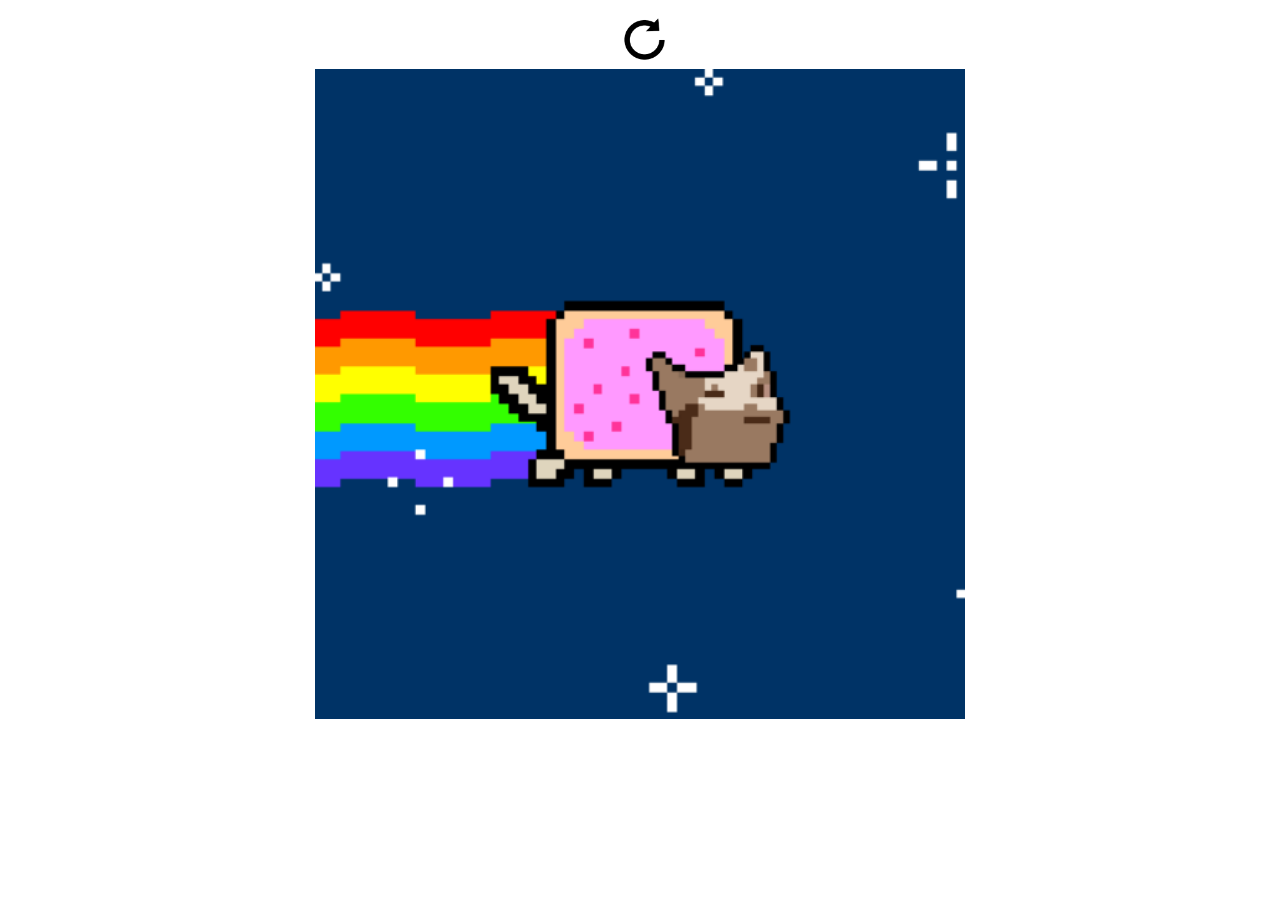
<file: popgame/index.html>
<!DOCTYPE html>
<html lang="en">
  <head>
    <meta charset="UTF-8" />
    <meta name="viewport" content="width=device-width, initial-scale=1.0" />
    <link rel="stylesheet" href="./style.css" />
    <link
      rel="icon"
      type="images/png"
      href="https://blog.kakaocdn.net/dn/c4uU2q/btrFGAu2cps/kb5I6v8NAYP6plYAW8oJkk/img.png"
    />
    <title>POP CAT</title>
  </head>
  <body>
    <div id="popcat">
      <div id="center">
        <h1 class="score">0</h1>
        <img class="reset" src="./image-removebg-preview.png" />
      </div>
      <img class="cat1" src="./cat1.png" />
    </div>

    <script src="./index.js"></script>
  </body>
</html>
</file>
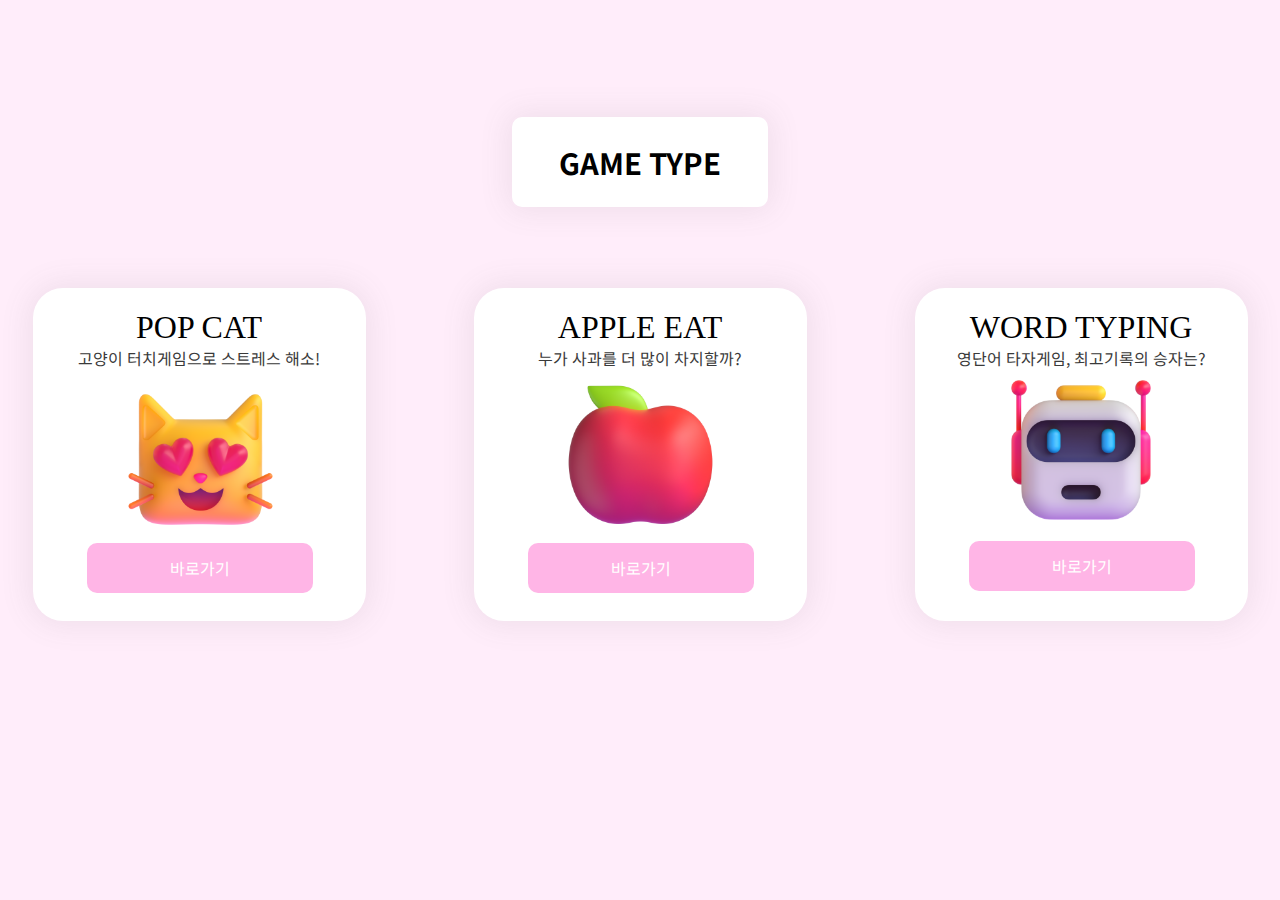
<file: gogame/go.html>
<!DOCTYPE html>
<html lang="en">
<head>
    <meta charset="UTF-8">
    <meta http-equiv="X-UA-Compatible" content="IE=edge">
    <meta name="viewport" content="width=device-width, initial-scale=1.0">
    <link rel="stylesheet" href="go.css">
    <link rel="icon" type="images/png" href="https://raw.githubusercontent.com/microsoft/fluentui-emoji/main/assets/Growing%20heart/3D/growing_heart_3d.png">
    <title>게임 바로가기</title>
</head>
<body>
    <div class="all">

        <div class="minibox">
            <h3 class="gogame">GAME TYPE</h3>
        </div>
        <div class="box">
            <div class="popcat">
                <h2 class="popcat1">POP CAT</h2>
                <p class="poptext">고양이 터치게임으로 스트레스 해소!</p>
                <img class="popcatIcon" src="./smiling_cat_with_heart-eyes_3d.png">
                <button class="popPlus"><a href="http://127.0.0.1:5501/popgame/index.html">바로가기</a></button>
            </div>
            <div class="apple">
                <h2 class="apple1">APPLE EAT</h2>
                <p class="appletext">누가 사과를 더 많이 차지할까?</p>
                <img class="appleIcon" src="./red_apple_3d.png">
                <button class="applePlus"><a href="">바로가기</a></button>
            </div>
            <div class="word">
                <h2 class="word1">WORD TYPING</h2>
                <p class="wordtext">영단어 타자게임, 최고기록의 승자는?</p>
                <img class="wordIcon" src="./robot_3d.png"">
                <button class="wordPlus"><a href="http://127.0.0.1:5501/wordsgame/wordsgame.html">바로가기</a></button>
            </div>
        </div>

    </div>
    
</body>
</html>
</file>
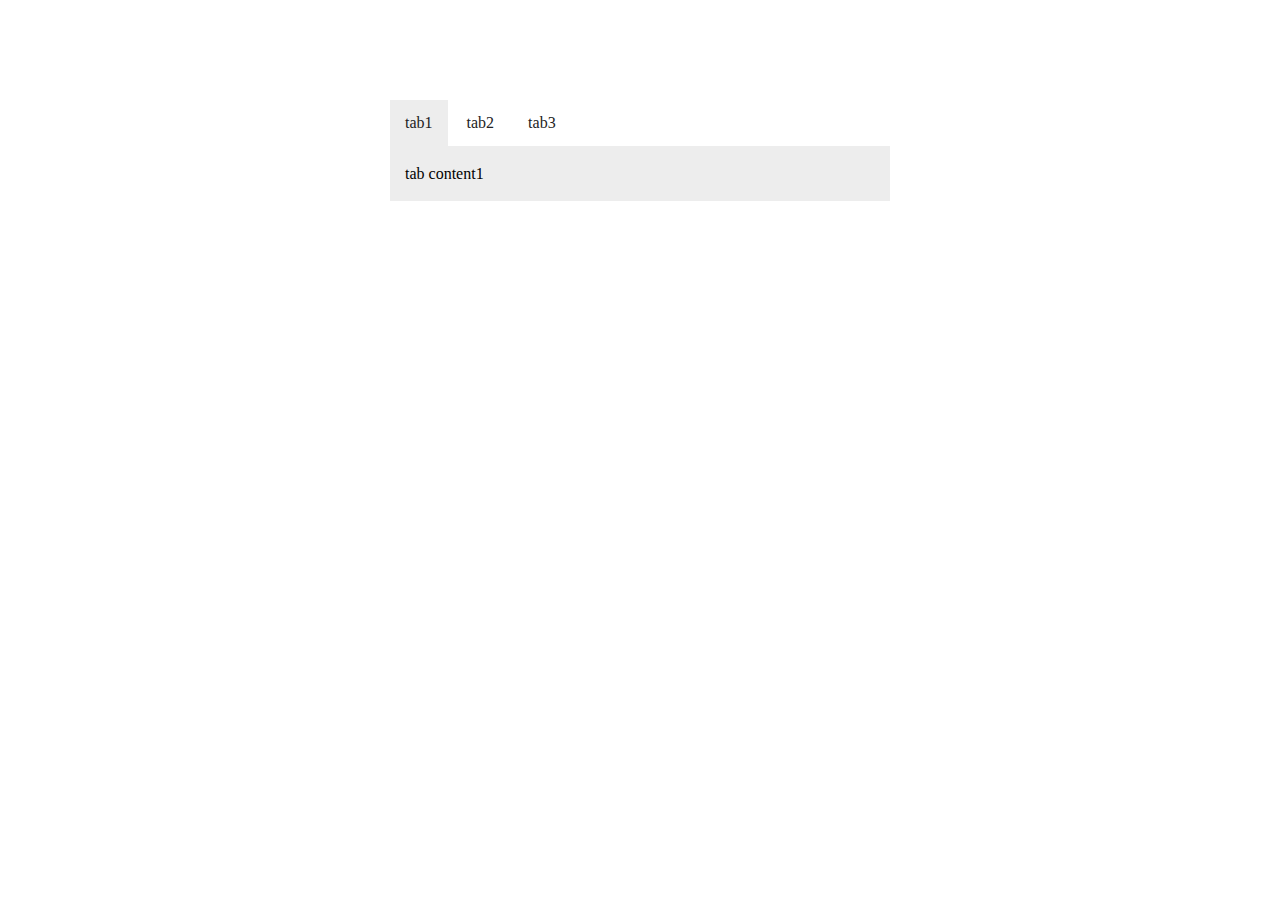
<file: mini/index2.html>
<!DOCTYPE html>
<html lang="en">

<head>
    <meta charset="UTF-8">
    <meta name="viewport" content="width=device-width, initial-scale=1.0">
    <title>Document</title>
    <style>
        body {
            margin-top: 100px;
            font-family: 'Trebuchet MS', serif;
            line-height: 1.6
        }

        .container {
            width: 500px;
            margin: 0 auto;
        }

        ul.tabs {
            margin: 0px;
            padding: 0px;
            list-style: none;
        }

        ul.tabs li {
            background: none;
            color: #222;
            display: inline-block;
            padding: 10px 15px;
            cursor: pointer;
        }

        ul.tabs li.current {
            background: #ededed;
            color: #222;
        }

        .tab-content {
            display: none;
            background: #ededed;
            padding: 15px;
        }

        .tab-content.current {
            display: inherit;
        }
    </style>
    <script src="https://code.jquery.com/jquery-3.6.0.min.js"></script>
</head>

<body>
    <div class="container">

        <ul class="tabs">
            <li class="tab-link current" data-tab="tab-1">tab1</li>
            <li class="tab-link" data-tab="tab-2">tab2</li>
            <li class="tab-link" data-tab="tab-3">tab3</li>
        </ul>

        <div id="tab-1" class="tab-content current">tab content1</div>
        <div id="tab-2" class="tab-content">tab content2</div>
        <div id="tab-3" class="tab-content">tab content3</div>

    </div>
    <script>
        $(document).ready(function () {

            $('ul.tabs li').click(function () {
                var tab_id = $(this).attr('data-tab');

                $('ul.tabs li').removeClass('current');
                $('.tab-content').removeClass('current');

                $(this).addClass('current');
                $("#" + tab_id).addClass('current');
            })

        })

    </script>
</body>

</html>
</file>
<file: popgame/style.css>
* {
    margin: 0;
    padding: 0;
}

#popcat {
    display: flex;
    flex-direction: column;
    align-items: center;
    justify-content: center;
}

#center {
    text-align: center;
    justify-content: center;
    display: flex;
    flex-direction: row;
    margin-bottom: 2px;
}

.score {
    display: flex;
    text-align: center;
    justify-content: center;
    font-size:55px;
}

.reset {
    width: 58PX;
    height: 58px;
    margin-left: 7px;
    margin-top: 9PX;
}

.cat1 {
    width: 650px;
    height: 650px;
}
</file>
<file: gogame/go.css>
@import url('https://fonts.googleapis.com/css2?family=Noto+Sans+KR:wght@300&display=swap');

* {
    margin: 0;
    padding: 0;
    font-family: 'Noto Sans KR', sans-serif;
}

body {
    background-color: #FFEDFA;
    width: 100%;

}

.all {
    display: flex;
    flex-direction: column;
    justify-content: center;
    align-items: center ;
}

.minibox {
    width: 20vw;
    height: 10vh;
    display: flex;
    justify-content: center;
    flex-direction: column;
    align-items: center;
    margin-top: 13vh;
    border-radius: 10px;
    background: #FFF;
    box-shadow: 0px 0px 30px 4px rgba(100, 100, 100, 0.10);
    color: #000;
    font-size: 25px;
}


.box > div {
    margin: 0 6vh;
}

.box {
    margin-top: 9vh;
    display: flex;
    justify-content: center;
    align-items: center;
}

a {
    text-decoration: none;
    color: inherit;
}   

.popcat {
    width: 20.8125rem;
    height: 20.8125rem;
    flex-shrink: 0;
border-radius: 30px;
background: #FFF;
box-shadow: 0px 0px 30px 4px rgba(100, 100, 100, 0.10);
}

.popcat1 {
    color: #000;
font-family: Inter;
font-size: 2rem;
font-style: normal;
font-weight: 400;
line-height: normal;
margin-top: 1.3rem;
display: flex;
text-align: center;
justify-content: center;
}

.poptext {
    color: #3A3A3A;
font-size: 1rem;
font-style: normal;
font-weight: 400;
line-height: normal;
display: flex;
text-align: center;
justify-content: center;
}

.popcatIcon {
width: 10.3rem;
height: 10.3rem;
display: flex;
align-items: center;
justify-content: center;
margin-left: 5.35rem;
margin-top: 0;
}

.popPlus {
    display: flex;
width: 14.125rem;
padding: 0.8125rem 4.75rem;
justify-content: center;
align-items: center;
border-radius: 0.625rem;
background: var(--unnamed, #FFB5E6);
margin-left: 3.4rem;
color: #FFF;
font-size: 1rem;
border-style: none;
margin-top: 0.5rem;

}

.apple {
    width: 20.8125rem;
    height: 20.8125rem;
    flex-shrink: 0;
border-radius: 30px;
background: #FFF;
box-shadow: 0px 0px 30px 4px rgba(100, 100, 100, 0.10);
}

.apple1 {
    color: #000;
    font-family: Inter;
    font-size: 2rem;
    font-style: normal;
    font-weight: 400;
    line-height: normal;
    margin-top: 1.3rem;
    display: flex;
    text-align: center;
    justify-content: center;
}


.appletext {
    color: #3A3A3A;
    font-size: 1rem;
    font-style: normal;
    font-weight: 400;
    line-height: normal;
    display: flex;
    text-align: center;
    justify-content: center;
}


.appleIcon {
    width: 10.3rem;
    height: 10.3rem;
    display: flex;
    align-items: center;
    justify-content: center;
    margin-left: 5.3rem;
    margin-top: 0;
}

.applePlus {
    display: flex;
    width: 14.125rem;
    padding: 0.8125rem 4.75rem;
    justify-content: center;
    align-items: center;
    border-radius: 0.625rem;
    background: var(--unnamed, #FFB5E6);
    margin-left: 3.4rem;
    color: #FFF;
    font-size: 1rem;
    border-style: none;
    margin-top: 0.5rem;
}



.word {
    width: 20.8125rem;
    height: 20.8125rem;
    flex-shrink: 0;
border-radius: 30px;
background: #FFF;
box-shadow: 0px 0px 30px 4px rgba(100, 100, 100, 0.10);
}

.word1 {
    color: #000;
    font-family: Inter;
    font-size: 2rem;
    font-style: normal;
    font-weight: 400;
    line-height: normal;
    margin-top: 1.3rem;
    display: flex;
    text-align: center;
    justify-content: center;
}

.wordtext {
    color: #3A3A3A;
    font-size: 1rem;
    font-style: normal;
    font-weight: 400;
    line-height: normal;
    display: flex;
    text-align: center;
    justify-content: center;
}

.wordIcon {
    width: 10rem;
    height: 10rem;
    display: flex;
    align-items: center;
    justify-content: center;
    margin-left: 5.4rem;
    margin-top: 0;
}

.wordPlus {
    display: flex;
    width: 14.125rem;
    padding: 0.8125rem 4.75rem;
    justify-content: center;
    align-items: center;
    border-radius: 0.625rem;
    background: var(--unnamed, #FFB5E6);
    margin-left: 3.4rem;
    color: #FFF;
    font-size: 1rem;
    border-style: none;
    margin-top: 0.7rem;
}
</file>
